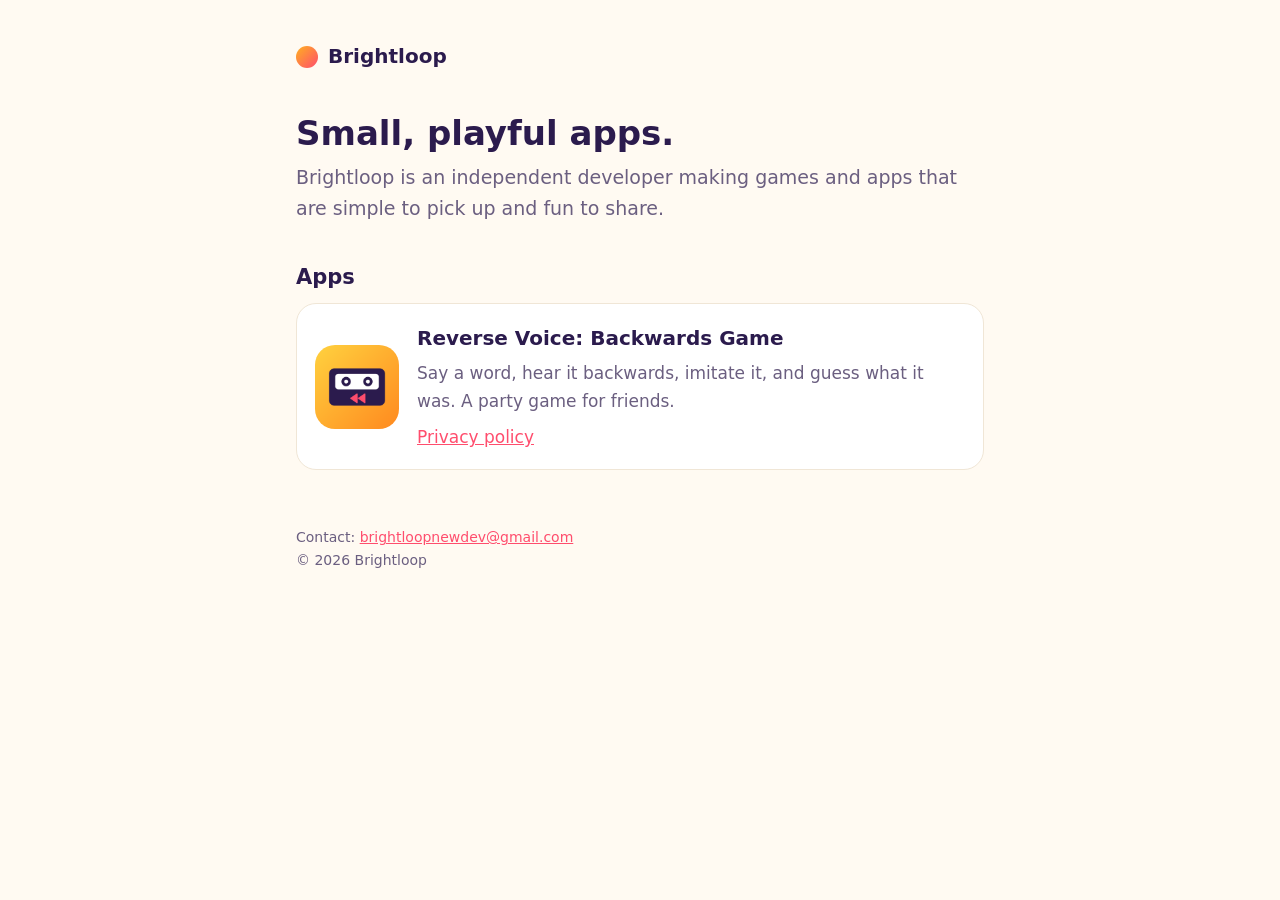
<file: index.html>
<!doctype html>
<html lang="en">
<head>
  <meta charset="utf-8">
  <meta name="viewport" content="width=device-width, initial-scale=1">
  <title>Brightloop</title>
  <meta name="description" content="Brightloop makes small, playful apps and games.">
  <link rel="stylesheet" href="style.css">
</head>
<body>
<main>
  <a class="brand" href="./"><span class="dot"></span>Brightloop</a>

  <h1>Small, playful apps.</h1>
  <p class="lead">Brightloop is an independent developer making games and apps that are simple to pick up and fun to share.</p>

  <h2>Apps</h2>
  <div class="card">
    <img src="reversevoice/icon.png" alt="Reverse Voice icon">
    <div>
      <h3>Reverse Voice: Backwards Game</h3>
      <p>Say a word, hear it backwards, imitate it, and guess what it was. A party game for friends.</p>
      <a href="reversevoice/privacy.html">Privacy policy</a>
    </div>
  </div>

  <footer>
    Contact: <a href="mailto:brightloopnewdev@gmail.com">brightloopnewdev@gmail.com</a><br>
    &copy; 2026 Brightloop
  </footer>
</main>
</body>
</html>
</file>
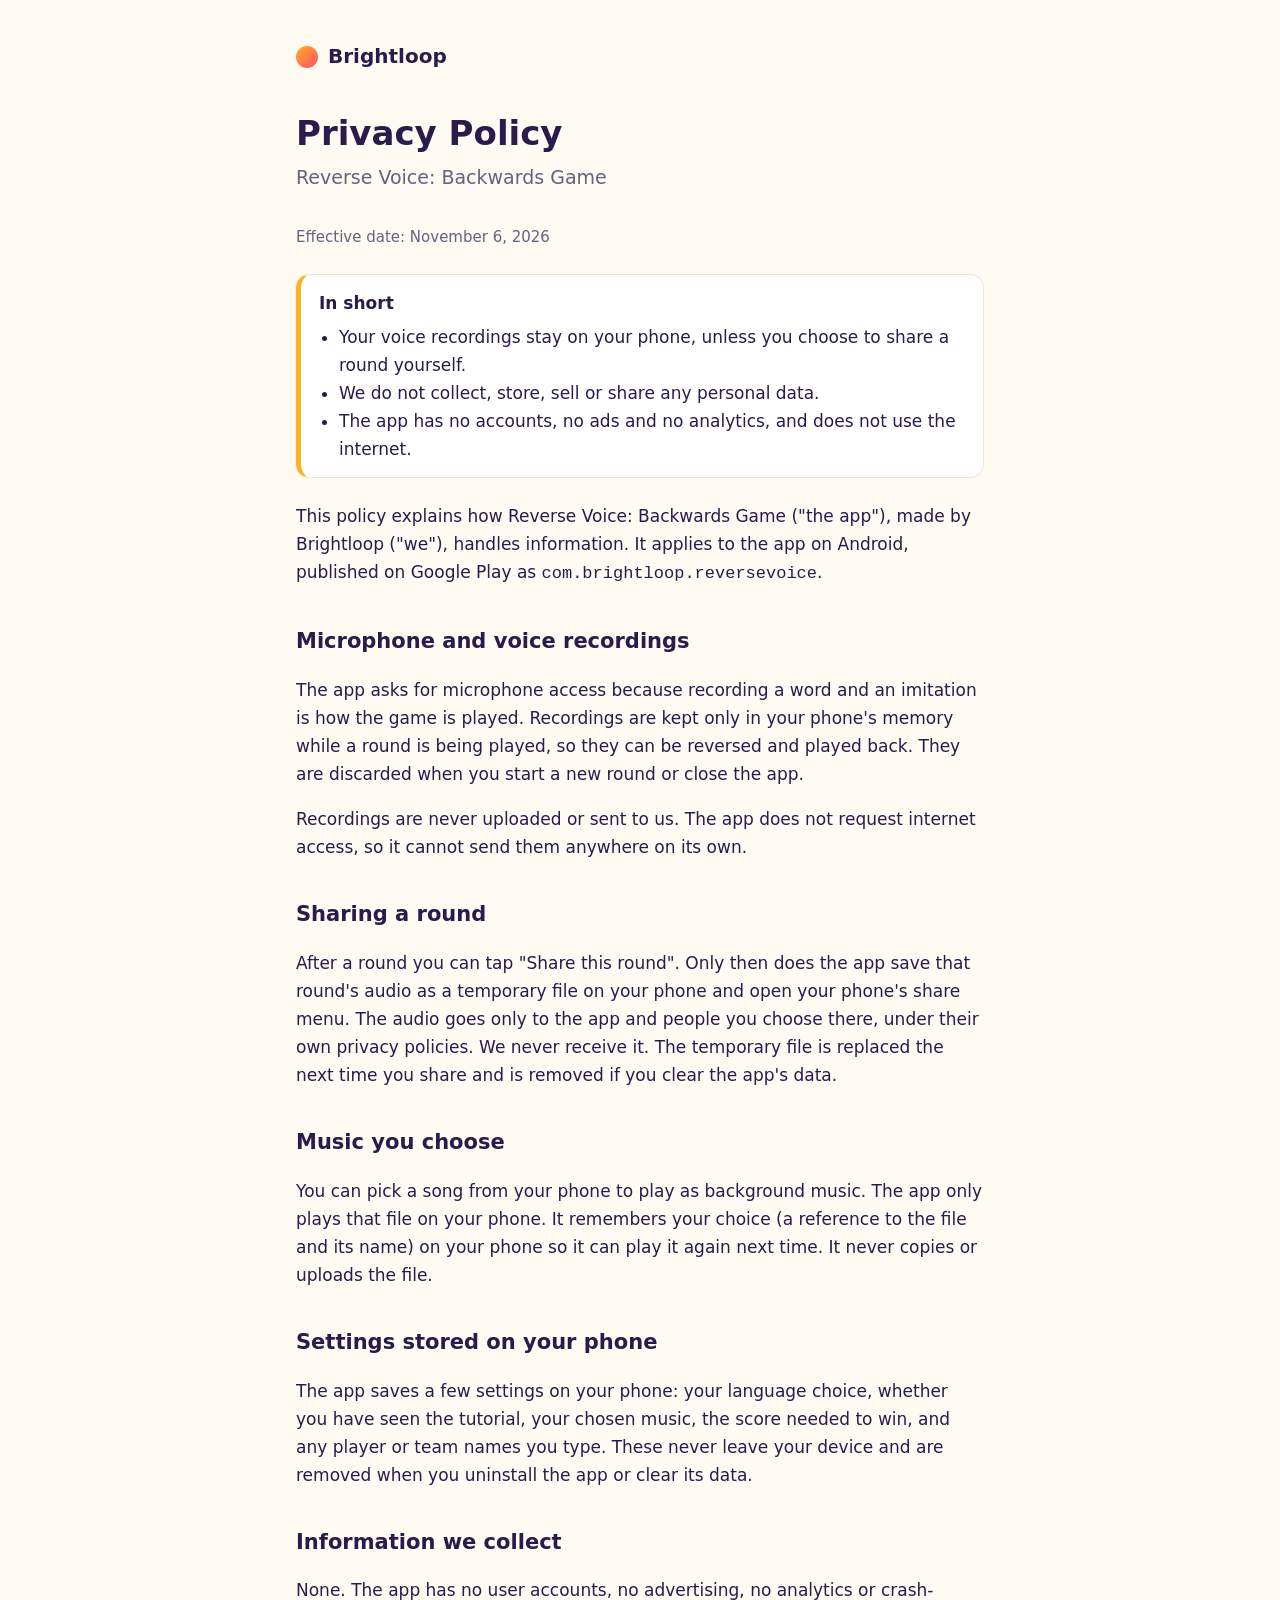
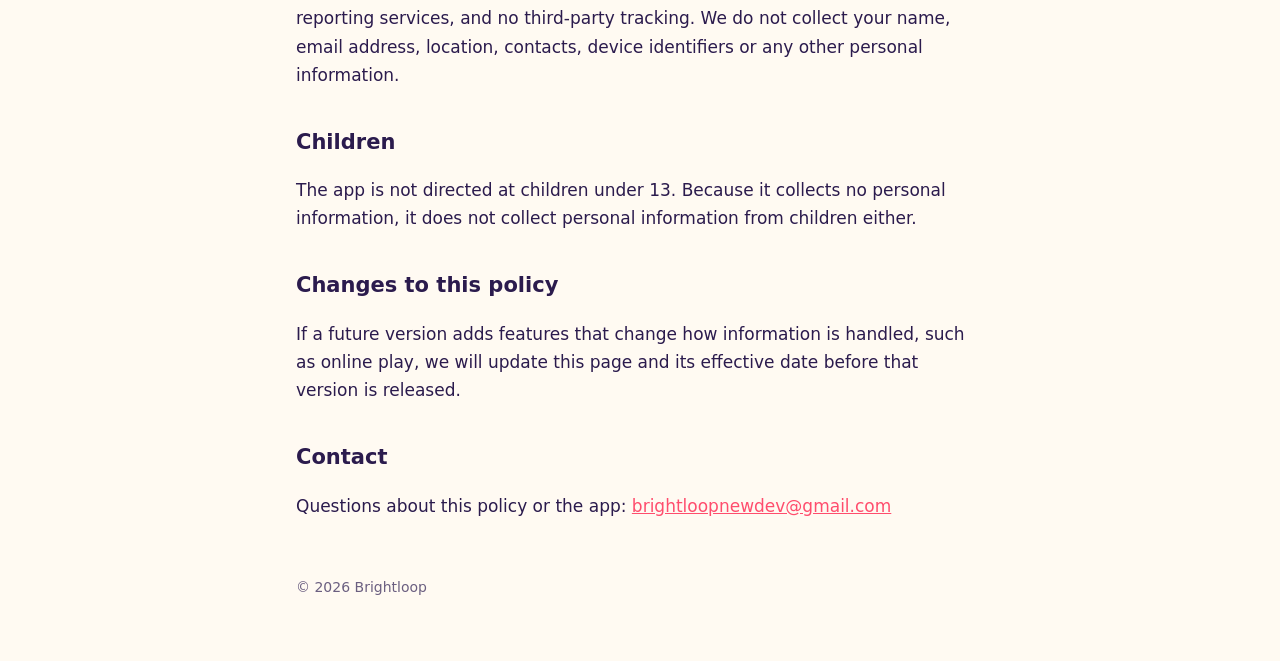
<file: reversevoice/privacy.html>
<!doctype html>
<html lang="en">
<head>
  <meta charset="utf-8">
  <meta name="viewport" content="width=device-width, initial-scale=1">
  <title>Reverse Voice Privacy Policy</title>
  <meta name="description" content="Privacy policy for Reverse Voice: Backwards Game by Brightloop.">
  <link rel="stylesheet" href="../style.css">
</head>
<body>
<main>
  <a class="brand" href="../"><span class="dot"></span>Brightloop</a>

  <h1>Privacy Policy</h1>
  <p class="lead">Reverse Voice: Backwards Game</p>
  <p class="meta">Effective date: November 6, 2026</p>

  <div class="summary">
    <strong>In short</strong>
    <ul>
      <li>Your voice recordings stay on your phone, unless you choose to share a round yourself.</li>
      <li>We do not collect, store, sell or share any personal data.</li>
      <li>The app has no accounts, no ads and no analytics, and does not use the internet.</li>
    </ul>
  </div>

  <p>This policy explains how Reverse Voice: Backwards Game ("the app"), made by Brightloop ("we"), handles information. It applies to the app on Android, published on Google Play as <code>com.brightloop.reversevoice</code>.</p>

  <h2>Microphone and voice recordings</h2>
  <p>The app asks for microphone access because recording a word and an imitation is how the game is played. Recordings are kept only in your phone's memory while a round is being played, so they can be reversed and played back. They are discarded when you start a new round or close the app.</p>
  <p>Recordings are never uploaded or sent to us. The app does not request internet access, so it cannot send them anywhere on its own.</p>

  <h2>Sharing a round</h2>
  <p>After a round you can tap "Share this round". Only then does the app save that round's audio as a temporary file on your phone and open your phone's share menu. The audio goes only to the app and people you choose there, under their own privacy policies. We never receive it. The temporary file is replaced the next time you share and is removed if you clear the app's data.</p>

  <h2>Music you choose</h2>
  <p>You can pick a song from your phone to play as background music. The app only plays that file on your phone. It remembers your choice (a reference to the file and its name) on your phone so it can play it again next time. It never copies or uploads the file.</p>

  <h2>Settings stored on your phone</h2>
  <p>The app saves a few settings on your phone: your language choice, whether you have seen the tutorial, your chosen music, the score needed to win, and any player or team names you type. These never leave your device and are removed when you uninstall the app or clear its data.</p>

  <h2>Information we collect</h2>
  <p>None. The app has no user accounts, no advertising, no analytics or crash-reporting services, and no third-party tracking. We do not collect your name, email address, location, contacts, device identifiers or any other personal information.</p>

  <h2>Children</h2>
  <p>The app is not directed at children under 13. Because it collects no personal information, it does not collect personal information from children either.</p>

  <h2>Changes to this policy</h2>
  <p>If a future version adds features that change how information is handled, such as online play, we will update this page and its effective date before that version is released.</p>

  <h2>Contact</h2>
  <p>Questions about this policy or the app: <a href="mailto:brightloopnewdev@gmail.com">brightloopnewdev@gmail.com</a></p>

  <footer>&copy; 2026 Brightloop</footer>
</main>
</body>
</html>
</file>
<file: style.css>
:root {
  --bg: #fffaf2;
  --surface: #ffffff;
  --text: #2b1b4d;
  --muted: #6b5f80;
  --accent: #ff4d6d;
  --sun: #ffb020;
  --border: #f0e6d6;
}

@media (prefers-color-scheme: dark) {
  :root {
    --bg: #17102a;
    --surface: #221838;
    --text: #f6f1ff;
    --muted: #b9add0;
    --accent: #ff6b86;
    --sun: #ffc24d;
    --border: #33284d;
  }
}

* { box-sizing: border-box; }

body {
  margin: 0;
  background: var(--bg);
  color: var(--text);
  font: 17px/1.65 system-ui, -apple-system, "Segoe UI", Roboto, sans-serif;
}

main {
  max-width: 720px;
  margin: 0 auto;
  padding: 40px 16px 64px;
}

a { color: var(--accent); }

.brand {
  display: flex;
  align-items: center;
  gap: 10px;
  font-weight: 700;
  font-size: 20px;
  text-decoration: none;
  color: var(--text);
  margin-bottom: 40px;
}

.brand .dot {
  width: 22px;
  height: 22px;
  border-radius: 50%;
  background: linear-gradient(135deg, var(--sun), var(--accent));
}

h1 { font-size: 34px; line-height: 1.2; margin: 0 0 8px; }
h2 { font-size: 21px; margin: 36px 0 8px; }
.lead { color: var(--muted); font-size: 19px; margin: 0 0 32px; }
.meta { color: var(--muted); font-size: 15px; }

.card {
  display: flex;
  gap: 18px;
  align-items: center;
  background: var(--surface);
  border: 1px solid var(--border);
  border-radius: 20px;
  padding: 18px;
}

.card img { width: 84px; height: 84px; border-radius: 20px; flex: none; }
.card h3 { margin: 0 0 4px; font-size: 20px; }
.card p { margin: 0 0 8px; color: var(--muted); }

.summary {
  background: var(--surface);
  border: 1px solid var(--border);
  border-left: 5px solid var(--sun);
  border-radius: 14px;
  padding: 14px 18px;
  margin: 24px 0;
}

.summary ul { margin: 6px 0 0; padding-left: 20px; }

footer {
  margin-top: 56px;
  color: var(--muted);
  font-size: 14px;
}
</file>
